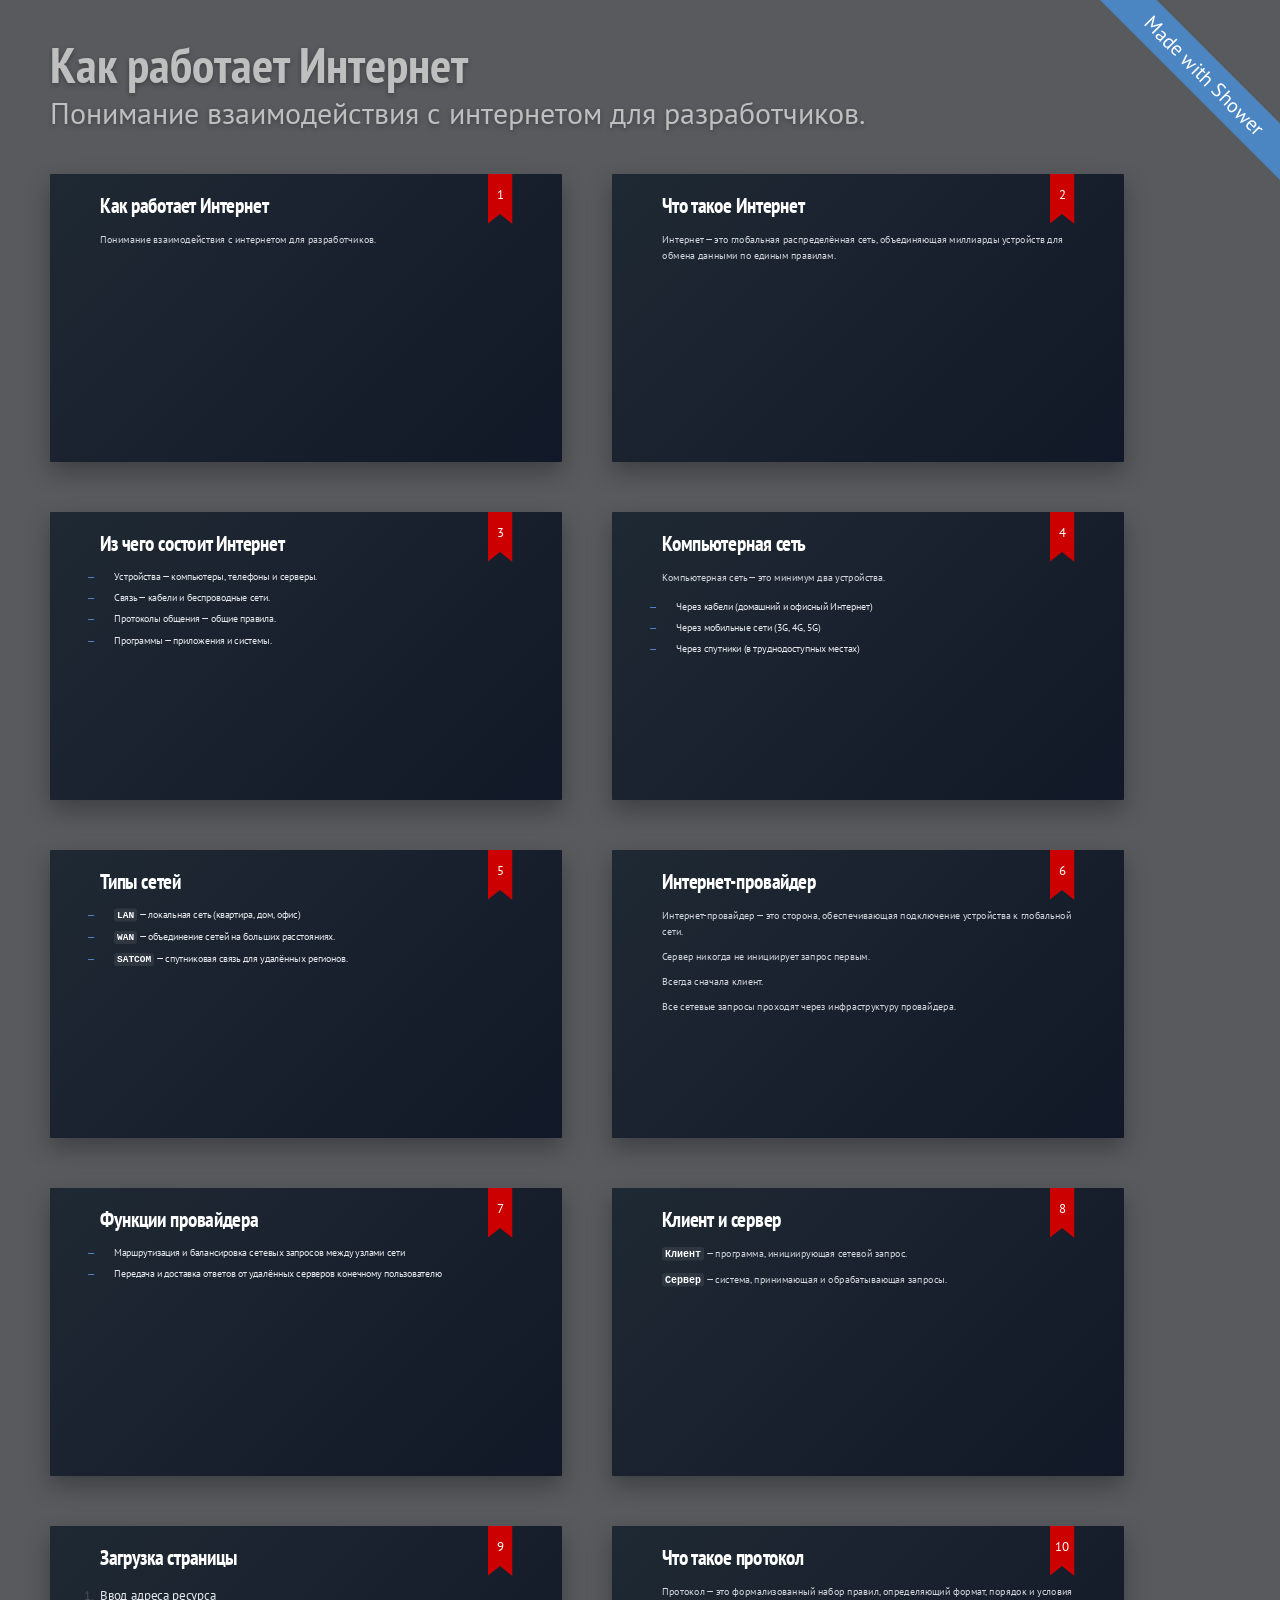
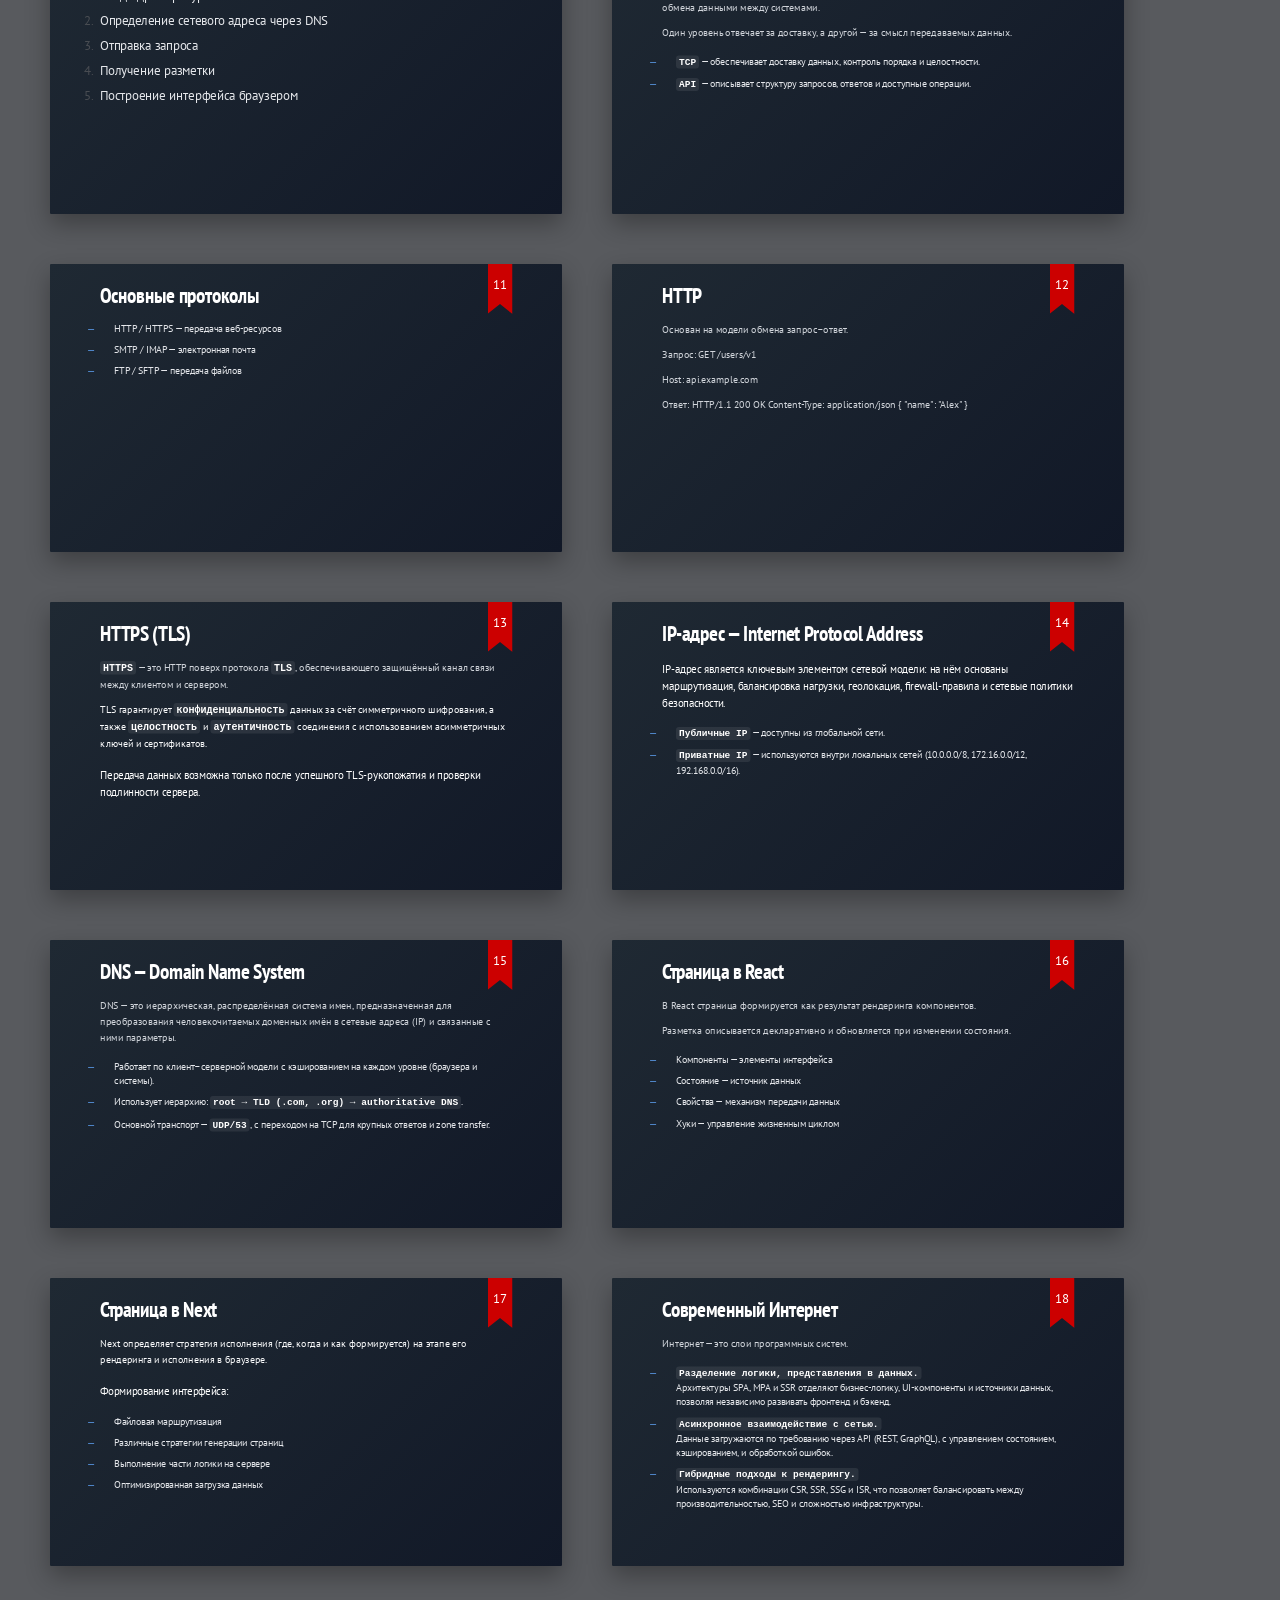
<file: index.html>
<!DOCTYPE html>
<html lang="ru">
<head>
  <title>Как работает Интернет</title>
  <meta charset="utf-8" />
  <meta name="viewport" content="width=device-width, initial-scale=1" />

  <!-- Shower -->
  <link rel="stylesheet" href="shower/themes/ribbon/styles/styles.css" />
  <link rel="stylesheet" href="css/nav.css" />

  <!-- Favicons -->
  <link rel="shortcut icon" href="favicon.ico" />
  <link rel="icon" type="image/png" href="favicon-96x96.png" sizes="96x96" />

  <style>
/* ===============================
   IP Slide — Senior Style
=============================== */

.slide {
  background: linear-gradient(135deg, #1f2933, #111827);
  color: #e5e7eb;
}

/* Заголовок */
.slide h2 {
  font-size: 42px;
  font-weight: 700;
  letter-spacing: -0.02em;
  margin-bottom: 28px;
  color: #ffffff;
}

/* Основной текст */
.slide p {
  font-size: 20px;
  line-height: 1.6;
  max-width: 920px;
  margin-bottom: 18px;
  color: #d1d5db;
}

/* Акцентный следующий шаг */
.slide p.next {
  color: #f9fafb;
  font-weight: 500;
}

/* Списки */
.slide ul {
  list-style: none;
  padding-left: 0;
  margin: 28px 0;
  max-width: 900px;
}

.slide ul li {
  position: relative;
  padding-left: 28px;
  margin-bottom: 14px;
  font-size: 19px;
  line-height: 1.5;
  color: #e5e7eb;
}

/* Маркер */
.slide ul li::before {
  content: "—";
  position: absolute;
  left: 0;
  color: #60a5fa; /* инженерный синий */
  font-weight: 600;
}

/* Выделения */
.slide strong {
  color: #ffffff;
  font-weight: 600;
}

/* IP-примеры как “код” */
.slide strong code,
.slide strong {
  font-family: ui-monospace, SFMono-Regular, Menlo, Monaco, Consolas,
    "Liberation Mono", "Courier New", monospace;
  background: rgba(255, 255, 255, 0.08);
  padding: 2px 6px;
  border-radius: 6px;
}

/* Финальные абзацы — архитектурный акцент */
.slide p.next:last-of-type {
  margin-top: 32px;
  font-size: 21px;
  font-weight: 500;
  color: #ffffff;
}
  </style>
</head>
<body class="shower list">

<header class="caption"><h1>Как работает Интернет</h1><p>Понимание взаимодействия с интернетом для разработчиков.</p></header>

<section class="slide" id="cover">
  <h2>Как работает Интернет</h2>
  <p>
    Понимание взаимодействия с интернетом для разработчиков.
  </p>
</section>

<section class="slide">
  <h2>Что такое Интернет</h2>
  <p>
    Интернет — это глобальная распределённая сеть,
    объединяющая миллиарды устройств
    для обмена данными по единым правилам.
  </p>
</section>

<section class="slide">
 <h2>Из чего состоит Интернет</h2>
<ul>
  <li>
    Устройства — компьютеры, телефоны и серверы.
  </li>
  <li class="next">
    Связь — кабели и беспроводные сети.
  </li>
  <li class="next">
    Протоколы общения — общие правила.
  </li>
  <li class="next">
    Программы — приложения и системы.
  </li>
</ul>
</section>

<section class="slide">
  <h2>Компьютерная сеть</h2>
  <p>
    Компьютерная сеть — это минимум два устройства.
  </p>
  <ul class="next">
  <li>Через кабели (домашний и офисный Интернет)</li>
  <li>Через мобильные сети (3G, 4G, 5G)</li>
  <li>Через спутники (в труднодоступных местах)</li>
</ul>
</section>

<section class="slide">
  <h2>Типы сетей</h2>

  <ul>
    <li><strong>LAN</strong> — локальная сеть (квартира, дом, офис)</li>
    <li class="next">
      <strong>WAN</strong> — объединение сетей на больших расстояниях.
    </li>
    <li class="next">
      <strong>SATCOM</strong> — спутниковая связь для удалённых регионов.
    </li>
  </ul>
</section>

<section class="slide">
  <h2>Интернет-провайдер</h2>
  <p>
    Интернет-провайдер — это сторона,
    обеспечивающая подключение устройства
    к глобальной сети.
  </p>
  <p>
    Сервер никогда не инициирует запрос первым.
  </p>
  <p>
    Всегда сначала клиент.
  </p>
  <p>
    Все сетевые запросы проходят через инфраструктуру провайдера.
  </p>
</section>

<section class="slide">
  <h2>Функции провайдера</h2>
<ul>
  <li class="next">Маршрутизация и балансировка сетевых запросов между узлами сети</li>
  <li class="next">Передача и доставка ответов от удалённых серверов конечному пользователю</li>
</ul>
</section>

<section class="slide">
  <h2>Клиент и сервер</h2>
  <p>
    <strong>Клиент</strong> — программа, инициирующая сетевой запрос.
  </p>
  <p>
    <strong>Сервер</strong> — система, принимающая и обрабатывающая запросы.
  </p>
</section>

<section class="slide">
  <h2>Загрузка страницы</h2>
  <ol>
    <li>Ввод адреса ресурса</li>
    <li class="next">Определение сетевого адреса через DNS</li>
    <li class="next">Отправка запроса</li>
    <li class="next">Получение разметки</li>
    <li class="next">Построение интерфейса браузером</li>
  </ol>
</section>

<section class="slide">
  <h2>Что такое протокол</h2>
  <p>
    Протокол — это формализованный набор правил,
    определяющий формат, порядок и условия
    обмена данными между системами.
  </p>
    <p>
    Один уровень отвечает за доставку, а другой — за смысл передаваемых данных.
  </p>

  <ul>
    <li>
      <strong>TCP</strong> — обеспечивает доставку данных,
      контроль порядка и целостности.
    </li>

    <li>
      <strong>API</strong> — описывает структуру запросов,
      ответов и доступные операции.
    </li>
  </ul>
</section>

<section class="slide">
  <h2>Основные протоколы</h2>
  <ul>
    <li>HTTP / HTTPS — передача веб-ресурсов</li>
    <li class="next">SMTP / IMAP — электронная почта</li>
    <li class="next">FTP / SFTP — передача файлов</li>
  </ul>
</section>

<section class="slide">
  <h2>HTTP</h2>
  <p>
    Основан на модели обмена запрос–ответ.
  </p>
  <p>
    Запрос: GET /users/v1 
  </p>
  <p>
    Host: api.example.com
  </p>
  <p>
    Ответ: HTTP/1.1 200 OK
    Content-Type: application/json
    {
      "name": "Alex"
    }
  </p>
</section>


<section class="slide">
  <h2>HTTPS (TLS)</h2>

  <p>
    <strong>HTTPS</strong> — это HTTP поверх протокола
    <strong>TLS</strong>, обеспечивающего защищённый канал связи
    между клиентом и сервером.
  </p>

  <p class="next">
    TLS гарантирует <strong>конфиденциальность</strong> данных
    за счёт симметричного шифрования,
    а также <strong>целостность</strong> и
    <strong>аутентичность</strong> соединения
    с использованием асимметричных ключей и сертификатов.
  </p>

  <p class="next">
    Передача данных возможна только после успешного
    TLS-рукопожатия и проверки подлинности сервера.
  </p>
</section>

<section class="slide">
  <h2>IP-адрес — Internet Protocol Address</h2>

   <p class="next">
    IP-адрес является ключевым элементом сетевой модели:
    на нём основаны маршрутизация, балансировка нагрузки,
    геолокация, firewall-правила и сетевые политики безопасности.
  </p>
  <ul class="next">
    <li>
      <strong>Публичные IP</strong> — доступны из глобальной сети.
    </li>
    <li>
      <strong>Приватные IP</strong> — используются внутри локальных сетей
      (10.0.0.0/8, 172.16.0.0/12, 192.168.0.0/16).
    </li>
  </ul>
</section>
</section>
<section class="slide">
  <h2>DNS — Domain Name System</h2>

  <p>
    DNS — это иерархическая, распределённая система имен,
    предназначенная для преобразования человекочитаемых доменных имён
    в сетевые адреса (IP) и связанные с ними параметры.
  </p>

  <ul class="next">
    <li>
      Работает по клиент–серверной модели с кэшированием на каждом уровне
      (браузера и системы).
    </li>
    <li>
      Использует иерархию: <strong>root → TLD (.com, .org) → authoritative DNS</strong>.
    </li>
    <li>
      Основной транспорт — <strong>UDP/53</strong>, с переходом на TCP для
      крупных ответов и zone transfer.
    </li>
  </ul>
</section>

<section class="slide">
  <h2>Страница в React</h2>

  <p>
    В React страница формируется
    как результат рендеринга компонентов.
  </p>

  <p>
    Разметка описывается декларативно
    и обновляется при изменении состояния.
  </p>

  <ul class="next">
    <li>Компоненты — элементы интерфейса</li>
    <li>Состояние — источник данных</li>
    <li>Свойства — механизм передачи данных</li>
    <li>Хуки — управление жизненным циклом</li>
  </ul>
</section>

<section class="slide">
  <h2>Страница в Next</h2>

  <p class="next">
  Next определяет стратегия исполнения (где, когда и как формируется) на этапе его рендеринга и исполнения в браузере.
</p>

  <p class="next">
    Формирование интерфейса:
  </p>

  <ul class="next">
    <li>Файловая маршрутизация</li>
    <li>Различные стратегии генерации страниц</li>
    <li>Выполнение части логики на сервере</li>
    <li>Оптимизированная загрузка данных</li>
  </ul>

</section>

<section class="slide">
  <h2>Современный Интернет</h2>

  <p>
    Интернет — это слои программных систем.
  </p>

  <ul>
    <li>
      <strong>Разделение логики, представления в данных.</strong><br>
      Архитектуры SPA, MPA и SSR отделяют бизнес-логику,
      UI-компоненты и источники данных, позволяя
      независимо развивать фронтенд и бэкенд.
    </li>

    <li class="next">
      <strong>Асинхронное взаимодействие с сетью.</strong><br>
      Данные загружаются по требованию через API
      (REST, GraphQL), с управлением состоянием,
      кэшированием, и обработкой ошибок.
    </li>

    <li class="next">
      <strong>Гибридные подходы к рендерингу.</strong><br>
      Используются комбинации CSR, SSR, SSG и ISR,
      что позволяет балансировать между
      производительностью, SEO и сложностью инфраструктуры.
    </li>
  </ul>
</section>

<footer class="badge">
  <a href="https://github.com/AlexDolyaSoftFrontEnd">Made with Shower</a>
</footer>

<div class="progress"></div>

<script src="shower/shower.min.js"></script>
 <script src="js/nav.js"></script>
</body>
</html>
</file>
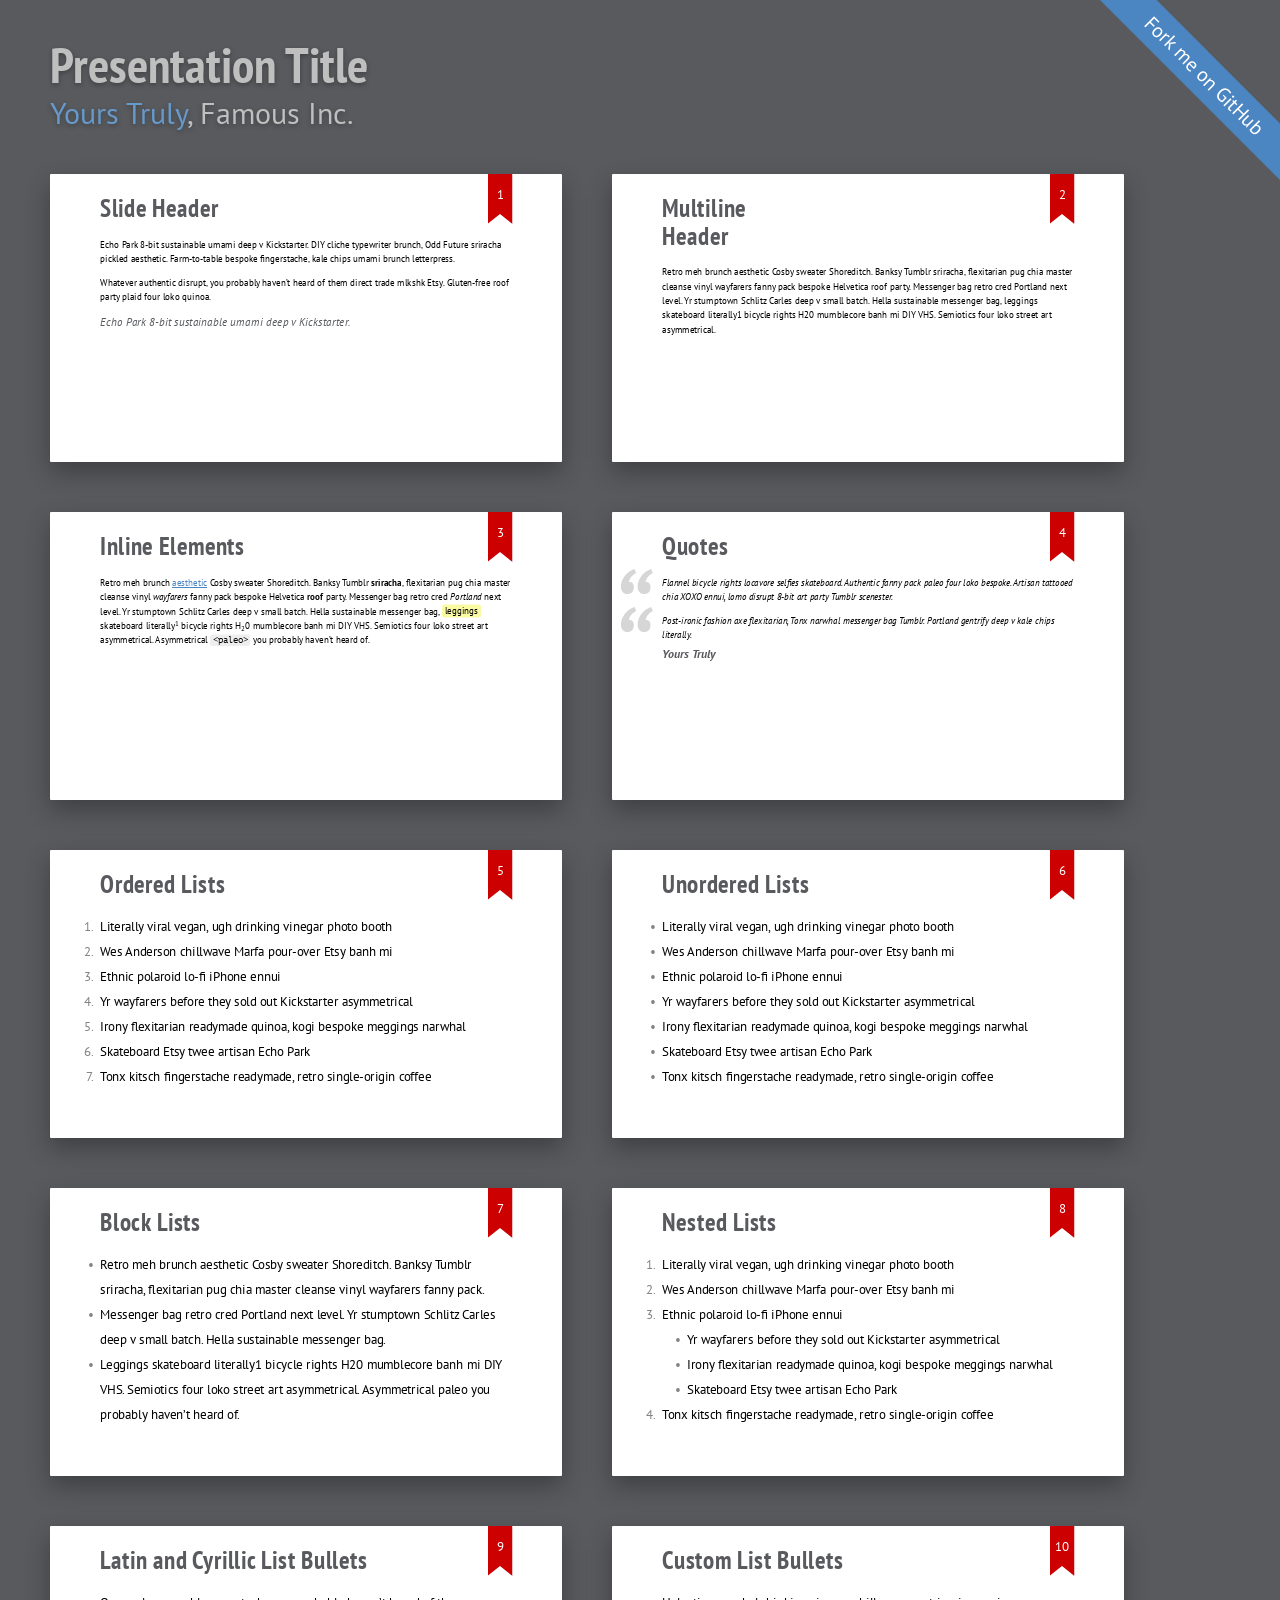
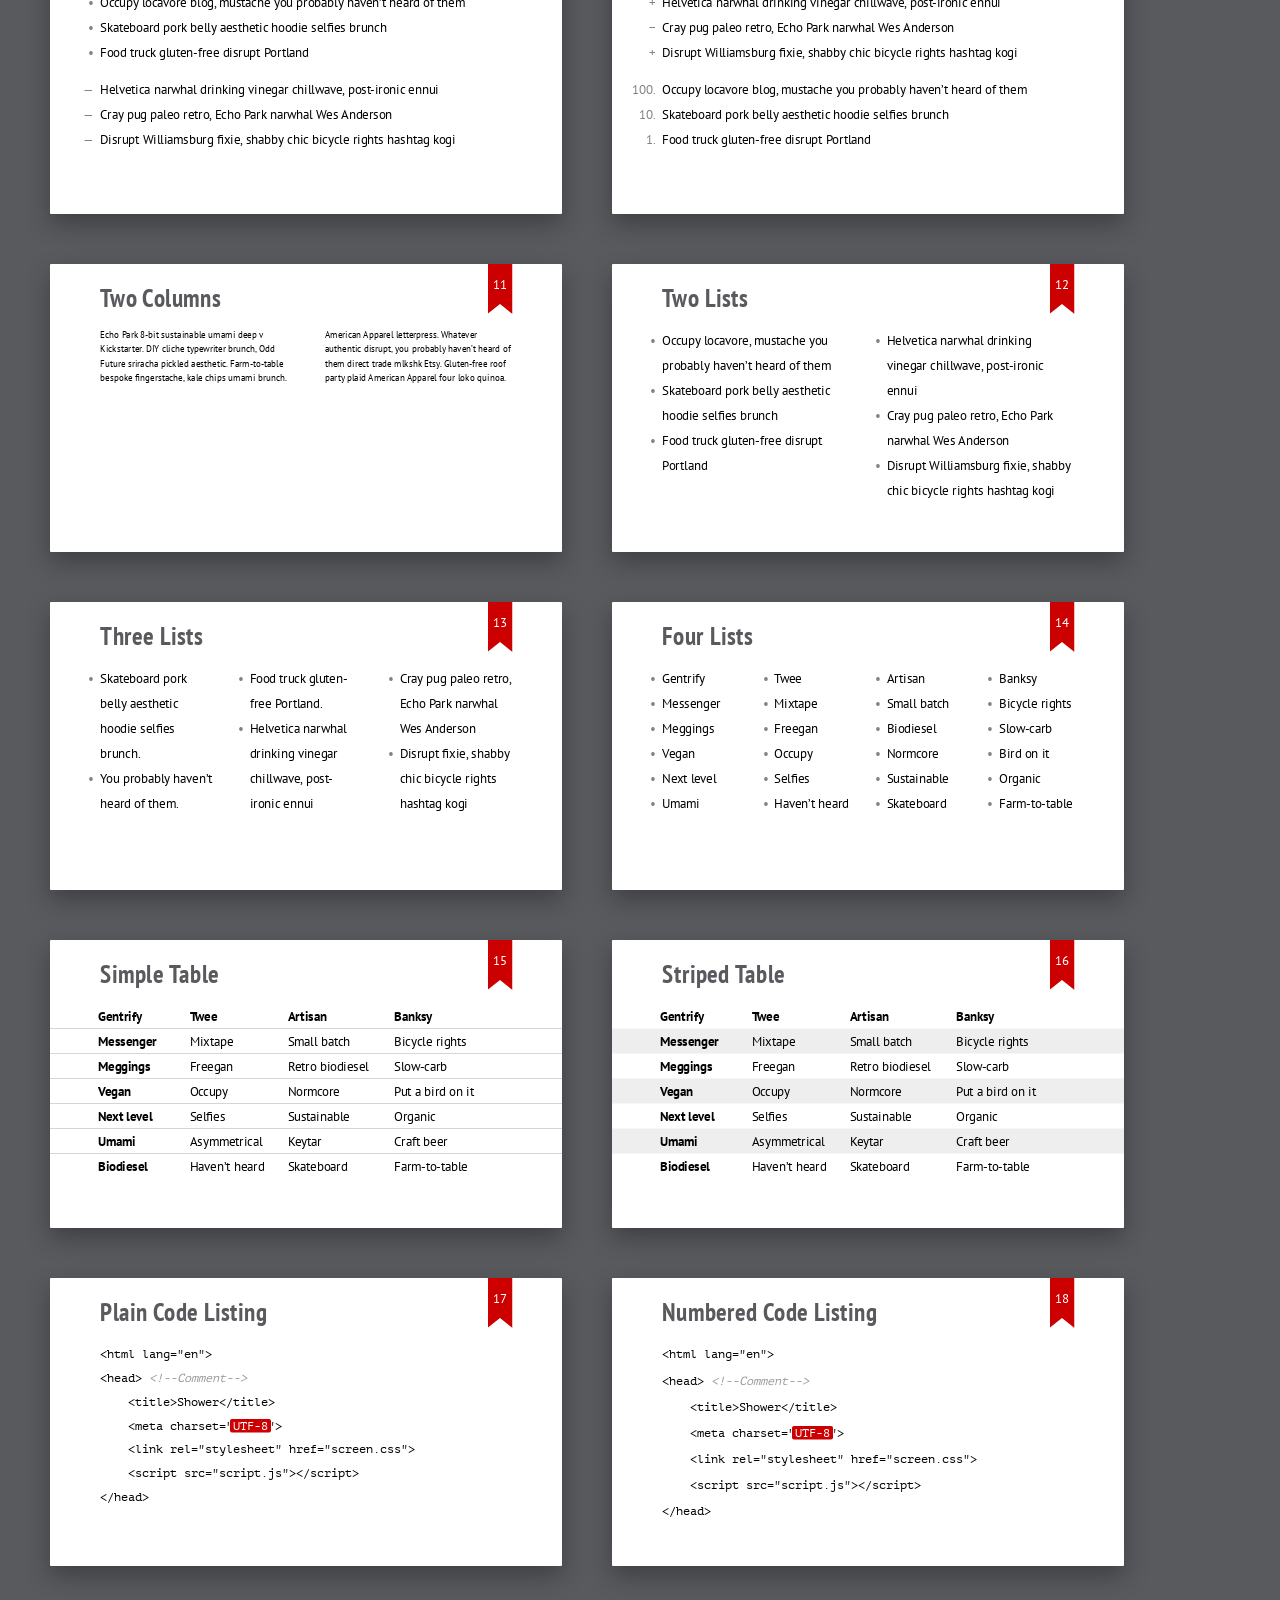
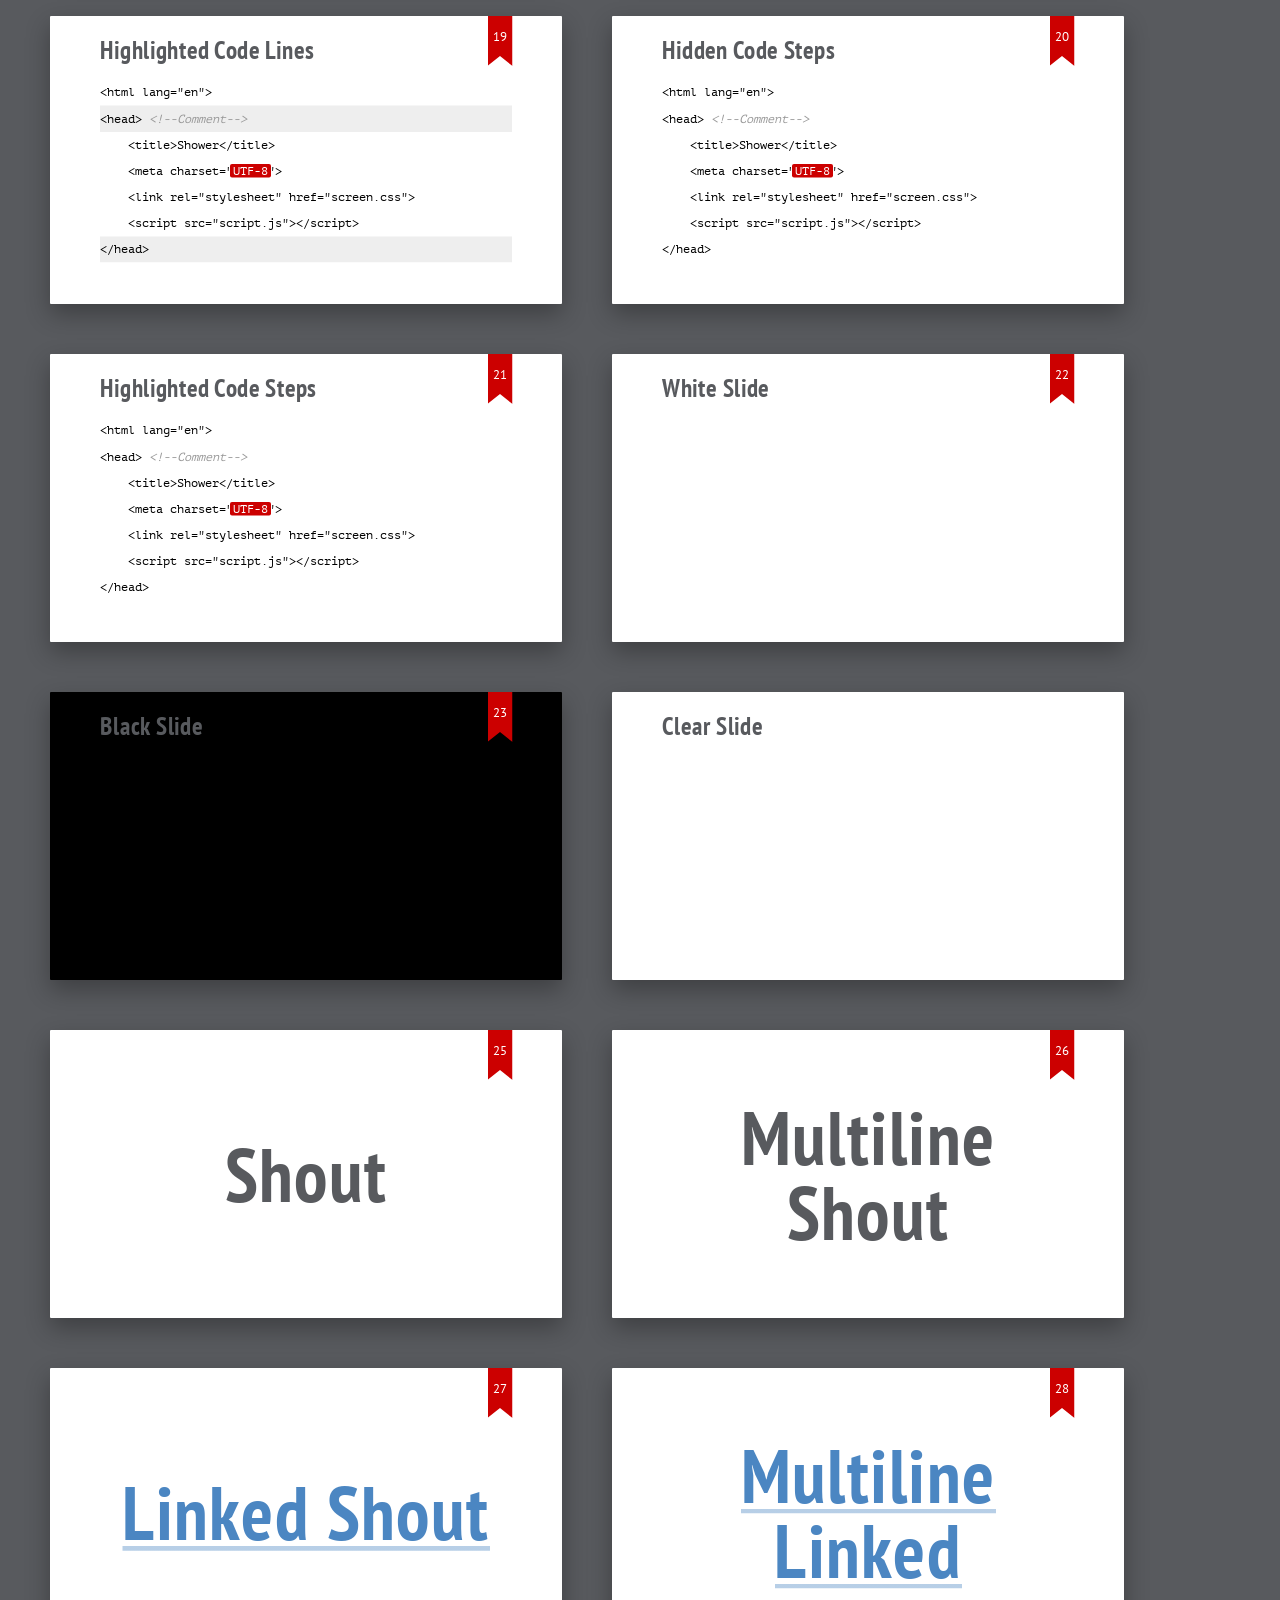
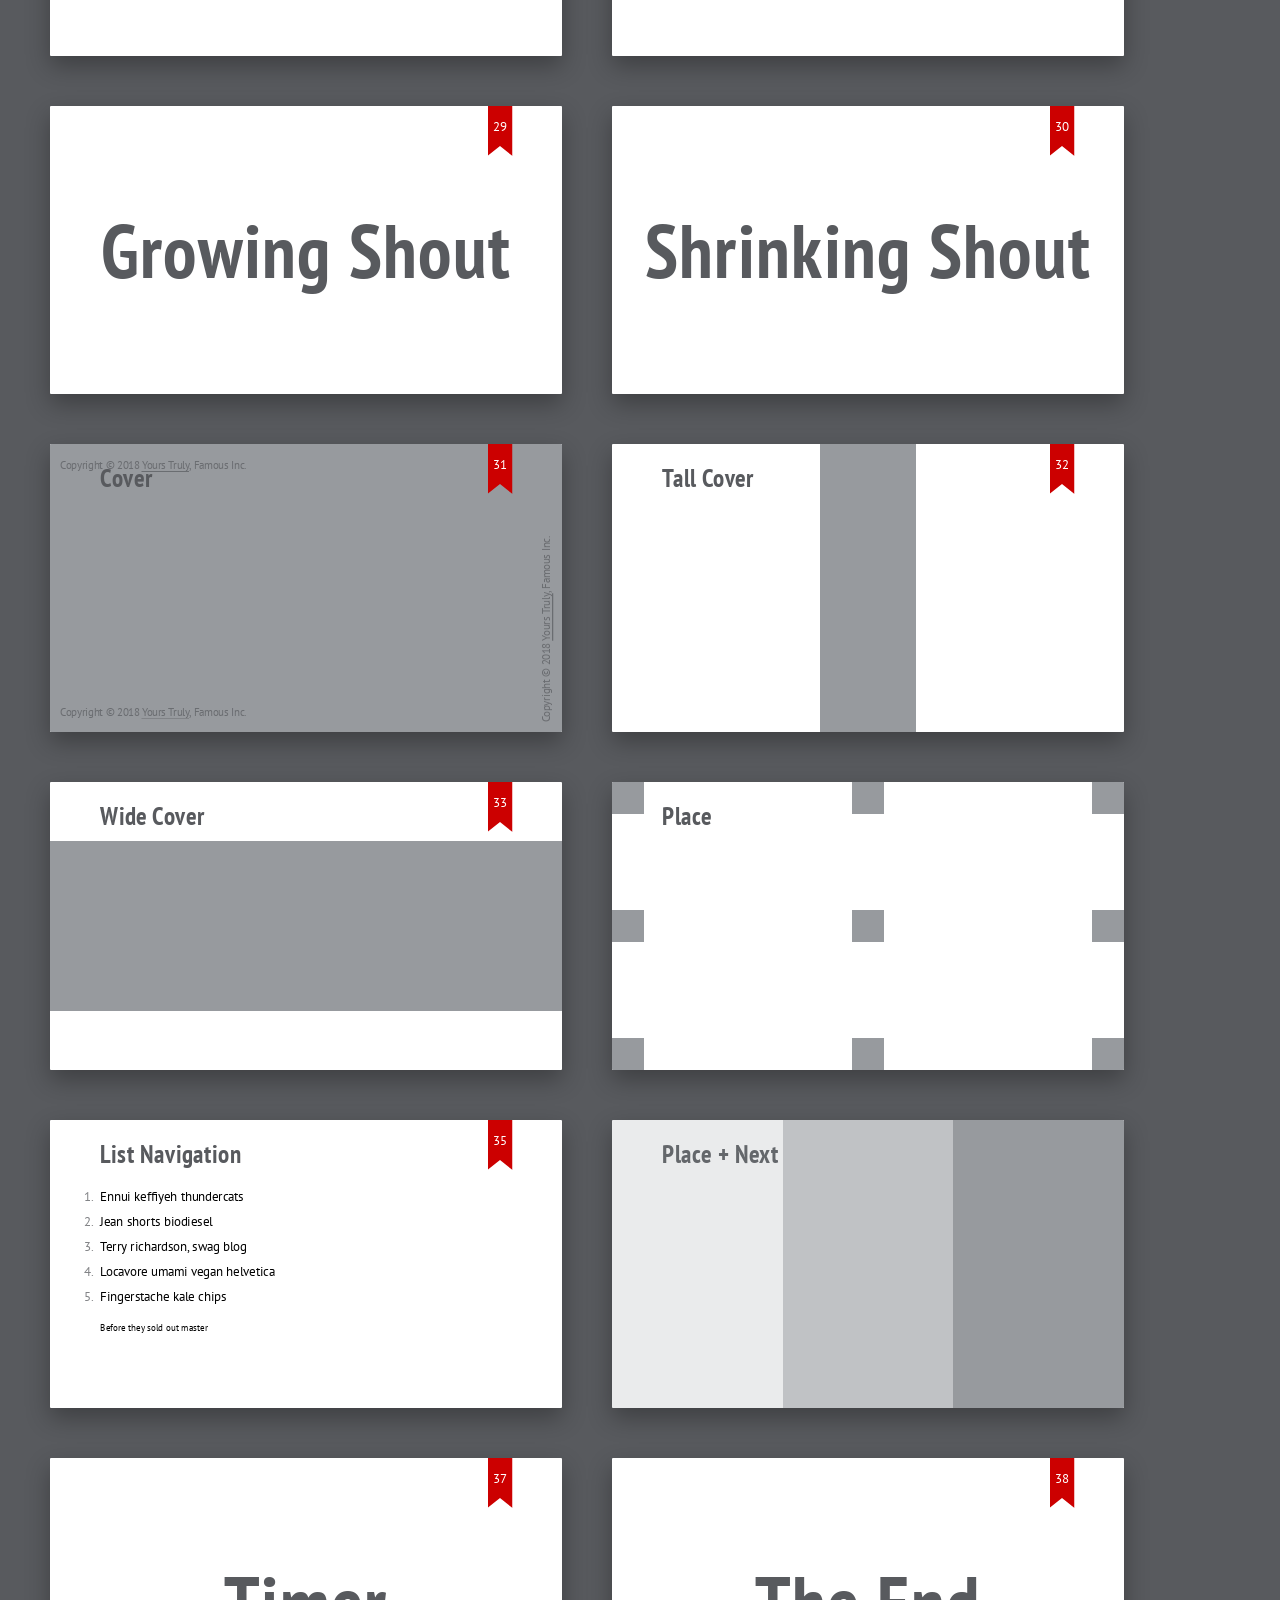
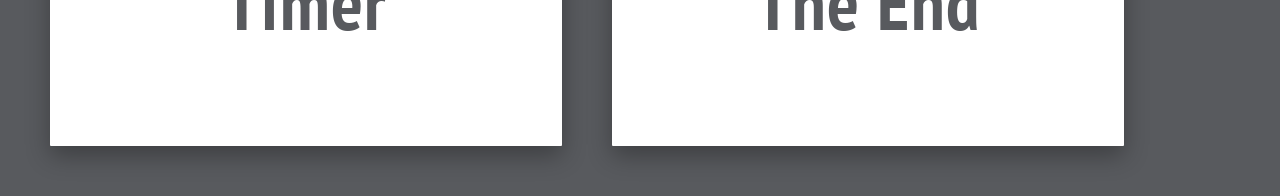
<file: shower/themes/ribbon/index.html>
<!DOCTYPE html>
<html lang="en">
<head>
    <title>Ribbon theme for Shower</title>
    <meta charset="utf-8">
    <meta name="viewport" content="width=device-width, initial-scale=1">
    <link rel="stylesheet" href="styles/styles.css">
    <style>
        .shower {
            --slide-ratio: calc(16 / 9);
        }
    </style>
</head>
<body class="shower list">

    <header class="caption">
        <h1>Presentation Title</h1>
        <p><a href="">Yours Truly</a>, Famous Inc.</p>
    </header>

    <section class="slide">
        <h2>Slide Header</h2>
        <p>Echo Park 8-bit sustainable umami deep v Kickstarter. DIY cliche typewriter brunch, Odd Future sriracha pickled aesthetic. Farm-to-table bespoke fingerstache, kale chips umami brunch letterpress.</p>
        <p>Whatever authentic disrupt, you probably haven’t heard of them direct trade mlkshk Etsy. Gluten-free roof party plaid four loko quinoa.</p>
        <p class="note">Echo Park 8-bit sustainable umami deep v Kickstarter.</p>
    </section>

    <section class="slide">
        <h2>
            Multiline<br>
            Header
        </h2>
        <p>Retro meh brunch aesthetic Cosby sweater Shoreditch. Banksy Tumblr sriracha, flexitarian pug chia master cleanse vinyl wayfarers fanny pack bespoke Helvetica roof party. Messenger bag retro cred Portland next level. Yr stumptown Schlitz Carles deep v small batch. Hella sustainable messenger bag, leggings skateboard literally1 bicycle rights H20 mumblecore banh mi DIY VHS. Semiotics four loko street art asymmetrical.</p>
    </section>

    <section class="slide">
        <h2>Inline Elements</h2>
        <p>Retro meh brunch <a href="">aesthetic</a> Cosby sweater Shoreditch. Banksy Tumblr <strong>sriracha</strong>, flexitarian pug chia master cleanse vinyl <em>wayfarers</em> fanny pack bespoke Helvetica <b>roof</b> party. Messenger bag retro cred <i>Portland</i> next level. Yr stumptown Schlitz Carles deep v small batch. Hella sustainable messenger bag, <mark>leggings</mark> skateboard literally<sup>1</sup> bicycle rights H<sub>2</sub>0 mumblecore banh mi DIY VHS. Semiotics four loko street art asymmetrical. Asymmetrical <code>&lt;paleo&gt;</code> you probably haven’t heard of.</p>
        <footer class="footer">
            <p>Flannel bicycle rights locavore selfies skateboard. Authentic fanny pack paleo four loko bespoke. Artisan tattooed chia XOXO ennui, lomo disrupt 8-bit art party Tumblr scenester. Post-ironic fashion axe flexitarian, Tonx narwhal messenger bag Tumblr. Portland gentrify deep v kale chips literally.</p>
        </footer>
    </section>

    <section class="slide">
        <h2>Quotes</h2>
        <blockquote>
            <p>Flannel bicycle rights locavore selfies skateboard. Authentic fanny pack paleo four loko bespoke. Artisan tattooed chia XOXO ennui, lomo disrupt 8-bit art party Tumblr scenester.</p>
        </blockquote>
        <figure>
            <blockquote>
                <p>Post-ironic fashion axe flexitarian, Tonx narwhal messenger bag Tumblr. Portland gentrify deep v kale chips literally.</p>
            </blockquote>
            <figcaption>Yours Truly</figcaption>
        </figure>
    </section>

    <section class="slide">
        <h2>Ordered Lists</h2>
        <ol>
            <li>Literally viral vegan, ugh drinking vinegar photo booth</li>
            <li>Wes Anderson chillwave Marfa pour-over Etsy banh mi</li>
            <li>Ethnic polaroid lo-fi iPhone ennui</li>
            <li>Yr wayfarers before they sold out Kickstarter asymmetrical</li>
            <li>Irony flexitarian readymade quinoa, kogi bespoke meggings narwhal</li>
            <li>Skateboard Etsy twee artisan Echo Park</li>
            <li>Tonx kitsch fingerstache readymade, retro single-origin coffee</li>
        </ol>
    </section>

    <section class="slide">
        <h2>Unordered Lists</h2>
        <ul>
            <li>Literally viral vegan, ugh drinking vinegar photo booth</li>
            <li>Wes Anderson chillwave Marfa pour-over Etsy banh mi</li>
            <li>Ethnic polaroid lo-fi iPhone ennui</li>
            <li>Yr wayfarers before they sold out Kickstarter asymmetrical</li>
            <li>Irony flexitarian readymade quinoa, kogi bespoke meggings narwhal</li>
            <li>Skateboard Etsy twee artisan Echo Park</li>
            <li>Tonx kitsch fingerstache readymade, retro single-origin coffee</li>
        </ul>
    </section>

    <section class="slide">
        <h2>Block Lists</h2>
        <ul>
            <li>Retro meh brunch aesthetic Cosby sweater Shoreditch. Banksy Tumblr sriracha, flexitarian pug chia master cleanse vinyl wayfarers fanny pack.</li>
            <li>Messenger bag retro cred Portland next level. Yr stumptown Schlitz Carles deep v small batch. Hella sustainable messenger bag.</li>
            <li>Leggings skateboard literally1 bicycle rights H20 mumblecore banh mi DIY VHS. Semiotics four loko street art asymmetrical. Asymmetrical paleo you probably haven’t heard of.</li>
        </ul>
    </section>

    <section class="slide">
        <h2>Nested Lists</h2>
        <ol>
            <li>Literally viral vegan, ugh drinking vinegar photo booth</li>
            <li>Wes Anderson chillwave Marfa pour-over Etsy banh mi</li>
            <li>Ethnic polaroid lo-fi iPhone ennui
                <ul>
                    <li>Yr wayfarers before they sold out Kickstarter asymmetrical</li>
                    <li>Irony flexitarian readymade quinoa, kogi bespoke meggings narwhal</li>
                    <li>Skateboard Etsy twee artisan Echo Park</li>
                </ul>
            </li>
            <li>Tonx kitsch fingerstache readymade, retro single-origin coffee</li>
        </ol>
    </section>

    <section class="slide">
        <h2>Latin and Cyrillic List Bullets</h2>
        <ul lang="en">
            <li>Occupy locavore blog, mustache you probably haven’t heard of them</li>
            <li>Skateboard pork belly aesthetic hoodie selfies brunch</li>
            <li>Food truck gluten-free disrupt Portland</li>
        </ul>
        <ul lang="ru">
            <li>Helvetica narwhal drinking vinegar chillwave, post-ironic ennui</li>
            <li>Cray pug paleo retro, Echo Park narwhal Wes Anderson</li>
            <li>Disrupt Williamsburg fixie, shabby chic bicycle rights hashtag kogi</li>
        </ul>
    </section>

    <section class="slide">
        <h2>Custom List Bullets</h2>
        <ul>
            <li value="+">Helvetica narwhal drinking vinegar chillwave, post-ironic ennui</li>
            <li value="−">Cray pug paleo retro, Echo Park narwhal Wes Anderson</li>
            <li value="+">Disrupt Williamsburg fixie, shabby chic bicycle rights hashtag kogi</li>
        </ul>
        <ol>
            <li value="100">Occupy locavore blog, mustache you probably haven’t heard of them</li>
            <li value="10">Skateboard pork belly aesthetic hoodie selfies brunch</li>
            <li value="1">Food truck gluten-free disrupt Portland</li>
        </ol>
    </section>

    <section class="slide">
        <h2>Two Columns</h2>
        <div class="columns two">
            <p>Echo Park 8-bit sustainable umami deep v Kickstarter. DIY cliche typewriter brunch, Odd Future sriracha pickled aesthetic. Farm-to-table bespoke fingerstache, kale chips umami brunch.</p>
            <p>American Apparel letterpress. Whatever authentic disrupt, you probably haven’t heard of them direct trade mlkshk Etsy. Gluten-free roof party plaid American Apparel four loko quinoa.</p>
        </div>
    </section>

    <section class="slide">
        <h2>Two Lists</h2>
        <div class="columns two">
            <ul>
                <li>Occupy locavore, mustache you probably haven’t heard of them</li>
                <li>Skateboard pork belly aesthetic hoodie selfies brunch</li>
                <li>Food truck gluten-free disrupt Portland</li>
            </ul>
            <ul>
                <li>Helvetica narwhal drinking vinegar chillwave, post-ironic ennui</li>
                <li>Cray pug paleo retro, Echo Park narwhal Wes Anderson</li>
                <li>Disrupt Williamsburg fixie, shabby chic bicycle rights hashtag kogi</li>
            </ul>
        </div>
    </section>

    <section class="slide">
        <h2>Three Lists</h2>
        <div class="columns three">
            <ul>
                <li>Skateboard pork belly aesthetic hoodie selfies brunch.</li>
                <li>You probably haven’t heard of them.</li>
            </ul>
            <ul>
                <li>Food truck gluten-free Portland.</li>
                <li>Helvetica narwhal drinking vinegar chillwave, post-ironic ennui</li>
            </ul>
            <ul>
                <li>Cray pug paleo retro, Echo Park narwhal Wes Anderson</li>
                <li>Disrupt fixie, shabby chic bicycle rights hashtag kogi</li>
            </ul>
        </div>
    </section>

    <section class="slide">
        <h2>Four Lists</h2>
        <div class="columns four">
            <ul>
                <li>Gentrify</li>
                <li>Messenger</li>
                <li>Meggings</li>
                <li>Vegan</li>
                <li>Next level</li>
                <li>Umami</li>
            </ul>
            <ul>
                <li>Twee</li>
                <li>Mixtape</li>
                <li>Freegan</li>
                <li>Occupy</li>
                <li>Selfies</li>
                <li>Haven’t heard</li>
            </ul>
            <ul>
                <li>Artisan</li>
                <li>Small batch</li>
                <li>Biodiesel</li>
                <li>Normcore</li>
                <li>Sustainable</li>
                <li>Skateboard</li>
            </ul>
            <ul>
                <li>Banksy</li>
                <li>Bicycle rights</li>
                <li>Slow-carb</li>
                <li>Bird on it</li>
                <li>Organic</li>
                <li>Farm-to-table</li>
            </ul>
        </div>
    </section>

    <section class="slide">
        <h2>Simple Table</h2>
        <table>
        <tr>
            <th scope="col">Gentrify</th>
            <th>Twee</th>
            <th>Artisan</th>
            <th>Banksy</th>
        </tr>
        <tr>
            <th scope="row">Messenger</th>
            <td>Mixtape</td>
            <td>Small batch</td>
            <td>Bicycle rights</td>
        </tr>
        <tr>
            <th scope="row">Meggings</th>
            <td>Freegan</td>
            <td>Retro biodiesel</td>
            <td>Slow-carb</td>
        </tr>
        <tr>
            <th scope="row">Vegan</th>
            <td>Occupy</td>
            <td>Normcore</td>
            <td>Put a bird on it</td>
        </tr>
        <tr>
            <th scope="row">Next level</th>
            <td>Selfies</td>
            <td>Sustainable</td>
            <td>Organic</td>
        </tr>
        <tr>
            <th scope="row">Umami</th>
            <td>Asymmetrical</td>
            <td>Keytar</td>
            <td>Craft beer</td>
        </tr>
        <tr>
            <th scope="row">Biodiesel</th>
            <td>Haven’t heard</td>
            <td>Skateboard</td>
            <td>Farm-to-table</td>
        </tr>
        </table>
    </section>

    <section class="slide">
        <h2>Striped Table</h2>
        <table class="striped">
        <tr>
            <th scope="col">Gentrify</th>
            <th>Twee</th>
            <th>Artisan</th>
            <th>Banksy</th>
        </tr>
        <tr>
            <th scope="row">Messenger</th>
            <td>Mixtape</td>
            <td>Small batch</td>
            <td>Bicycle rights</td>
        </tr>
        <tr>
            <th scope="row">Meggings</th>
            <td>Freegan</td>
            <td>Retro biodiesel</td>
            <td>Slow-carb</td>
        </tr>
        <tr>
            <th scope="row">Vegan</th>
            <td>Occupy</td>
            <td>Normcore</td>
            <td>Put a bird on it</td>
        </tr>
        <tr>
            <th scope="row">Next level</th>
            <td>Selfies</td>
            <td>Sustainable</td>
            <td>Organic</td>
        </tr>
        <tr>
            <th scope="row">Umami</th>
            <td>Asymmetrical</td>
            <td>Keytar</td>
            <td>Craft beer</td>
        </tr>
        <tr>
            <th scope="row">Biodiesel</th>
            <td>Haven’t heard</td>
            <td>Skateboard</td>
            <td>Farm-to-table</td>
        </tr>
        </table>
    </section>

    <section class="slide">
        <h2>Plain Code Listing</h2>
        <pre><code>&lt;html lang="en"&gt;
<mark>&lt;head&gt;</mark> <span class="comment">&lt;!--Comment--&gt;</span>
    &lt;title&gt;Shower&lt;/title&gt;
    &lt;meta charset="<mark class="important">UTF-8</mark>"&gt;
    &lt;link rel="stylesheet" href="screen.css"&gt;
    &lt;script src="script.js"&gt;&lt;/script&gt;
<mark>&lt;/head&gt;</mark></code></pre>
    </section>
    <section class="slide">
        <h2>Numbered Code Listing</h2>
        <pre>
            <code>&lt;html lang="en"&gt;</code>
            <code><mark>&lt;head&gt;</mark> <span class="comment">&lt;!--Comment--&gt;</span></code>
            <code>    &lt;title&gt;Shower&lt;/title&gt;</code>
            <code>    &lt;meta charset="<mark class="important">UTF-8</mark>"&gt;</code>
            <code>    &lt;link rel="stylesheet" href="screen.css"&gt;</code>
            <code>    &lt;script src="script.js"&gt;&lt;/script&gt;</code>
            <code><mark>&lt;/head&gt;</mark></code>
        </pre>
    </section>

    <section class="slide">
        <h2>Highlighted Code Lines</h2>
        <pre>
            <code>&lt;html lang="en"&gt;</code>
            <code class="mark">&lt;head&gt; <span class="comment">&lt;!--Comment--&gt;</span></code>
            <code>    &lt;title&gt;Shower&lt;/title&gt;</code>
            <code>    &lt;meta charset="<mark class="important">UTF-8</mark>"&gt;</code>
            <code>    &lt;link rel="stylesheet" href="screen.css"&gt;</code>
            <code>    &lt;script src="script.js"&gt;&lt;/script&gt;</code>
            <code class="mark">&lt;/head&gt;</code>
        </pre>
    </section>

    <section class="slide">
        <h2>Hidden Code Steps</h2>
        <pre>
            <code class="next">&lt;html lang="en"&gt;</code>
            <code class="next"><mark>&lt;head&gt;</mark> <span class="comment">&lt;!--Comment--&gt;</span></code>
            <code class="next">    &lt;title&gt;Shower&lt;/title&gt;</code>
            <code class="next">    &lt;meta charset="<mark class="important">UTF-8</mark>"&gt;</code>
            <code class="next">    &lt;link rel="stylesheet" href="screen.css"&gt;</code>
            <code class="next">    &lt;script src="script.js"&gt;&lt;/script&gt;</code>
            <code class="next"><mark>&lt;/head&gt;</mark></code>
        </pre>
    </section>

    <section class="slide">
        <h2>Highlighted Code Steps</h2>
        <pre>
            <code class="mark next">&lt;html lang="en"&gt;</code>
            <code>&lt;head&gt; <span class="comment">&lt;!--Comment--&gt;</span></code>
            <code class="mark next">    &lt;title&gt;Shower&lt;/title&gt;</code>
            <code>    &lt;meta charset="<mark class="important">UTF-8</mark>"&gt;</code>
            <code class="mark next">    &lt;link rel="stylesheet" href="screen.css"&gt;</code>
            <code>    &lt;script src="script.js"&gt;&lt;/script&gt;</code>
            <code class="mark next">&lt;/head&gt;</code>
        </pre>
    </section>

    <section class="slide white">
        <h2>White Slide</h2>
    </section>

    <section class="slide black">
        <h2>Black Slide</h2>
    </section>

    <section class="slide clear">
        <h2>Clear Slide</h2>
    </section>

    <section class="slide">
        <h2 class="shout">Shout</h2>
    </section>

    <section class="slide">
        <h2 class="shout">
            Multiline<br>
            Shout
        </h2>
    </section>

    <section class="slide">
        <h2 class="shout">
            <a href="">Linked Shout</a>
        </h2>
    </section>

    <section class="slide">
        <h2 class="shout">
            <a href="">
                Multiline<br>
                Linked
            </a>
        </h2>
    </section>

    <section class="slide">
        <h2 class="shout grow">Growing Shout</h2>
    </section>

    <section class="slide">
        <h2 class="shout shrink">Shrinking Shout</h2>
    </section>

    <section class="slide">
        <h2>Cover</h2>
        <figure>
            <img class="cover" src="pictures/exact.svg" alt="Picture placeholder.">
            <figcaption class="copyright top">Copyright © 2018 <a href="">Yours Truly</a>, Famous Inc.</figcaption>
            <figcaption class="copyright right">Copyright © 2018 <a href="">Yours Truly</a>, Famous Inc.</figcaption>
            <figcaption class="copyright bottom">Copyright © 2018 <a href="">Yours Truly</a>, Famous Inc.</figcaption>
        </figure>
    </section>

    <section class="slide">
        <h2>Tall Cover</h2>
        <img class="cover" src="pictures/tall.svg" alt="Tall picture placeholder.">
    </section>

    <section class="slide">
        <h2>Wide Cover</h2>
        <img class="cover" src="pictures/wide.svg" alt="Wide picture placeholder.">
    </section>

    <section class="slide clear">
        <h2>Place</h2>
        <img class="place top left" src="pictures/square.svg" alt="Square picture placeholder.">
        <img class="place top" src="pictures/square.svg" alt="Square picture placeholder.">
        <img class="place top right" src="pictures/square.svg" alt="Square picture placeholder.">
        <img class="place left" src="pictures/square.svg" alt="Square picture placeholder.">
        <img class="place" src="pictures/square.svg" alt="Square picture placeholder.">
        <img class="place right" src="pictures/square.svg" alt="Square picture placeholder.">
        <img class="place bottom left" src="pictures/square.svg" alt="Square picture placeholder.">
        <img class="place bottom" src="pictures/square.svg" alt="Square picture placeholder.">
        <img class="place bottom right" src="pictures/square.svg" alt="Square picture placeholder.">
    </section>

    <section class="slide">
        <h2>List Navigation</h2>
        <ol>
            <li>Ennui keffiyeh thundercats</li>
            <li class="next">Jean shorts biodiesel</li>
            <li class="next">Terry richardson, swag blog</li>
            <li class="next">Locavore umami vegan helvetica</li>
            <li class="next">Fingerstache kale chips</li>
        </ol>
        <p class="next">Before they sold out master</p>
    </section>

    <section class="slide clear">
        <h2>Place + Next</h2>
        <img class="place next left" height="100%" src="pictures/picture-1.svg" alt="Picture placeholder.">
        <img class="place next" height="100%" src="pictures/picture-2.svg" alt="Picture placeholder.">
        <img class="place next right" height="100%" src="pictures/picture-3.svg" alt="Picture placeholder.">
    </section>

    <section class="slide" data-timing="00:03">
        <h2 class="shout">Timer</h2>
    </section>

    <section class="slide">
        <h2 class="shout">The End</h2>
    </section>

    <div class="progress"></div>

    <footer class="badge">
        <a href="#">Fork me on GitHub</a>
    </footer>

    <script src="../../shower.min.js"></script>

</body>
</html>
</file>
<file: shower/themes/ribbon/styles/styles.css>
/* Styles */

@import 'fonts.css';
@import 'shower/shower.css';
@import 'blocks/badge.css';
@import 'blocks/caption.css';
@import 'blocks/progress.css';
@import 'blocks/region.css';
@import 'slide/slide.css';
</file>
<file: css/nav.css>
vallek-shower-nav {
	position: absolute;
	left: 50%;
	bottom: 0;
	transform: translateX(-50%);
}

.shower.list vallek-shower-nav {
  display: none;
}

.shower.full vallek-shower-nav {
  display: flex;
}

.shower.nav_bottom-right vallek-shower-nav {
	left: initial;
	right: 0;
	bottom: 0;
	transform: initial;
}

.shower.nav_bottom-left vallek-shower-nav {
	left: 0;
	bottom: 0;
	transform: initial;
}

.shower.nav_top-right vallek-shower-nav {
	right: 0;
	left: initial;
	top: 0;
	bottom: initial;
	transform: initial;
}

.shower.nav_top-left vallek-shower-nav {
	left: 0;
	top: 0;
	bottom: initial;
	transform: initial;
}
</file>
